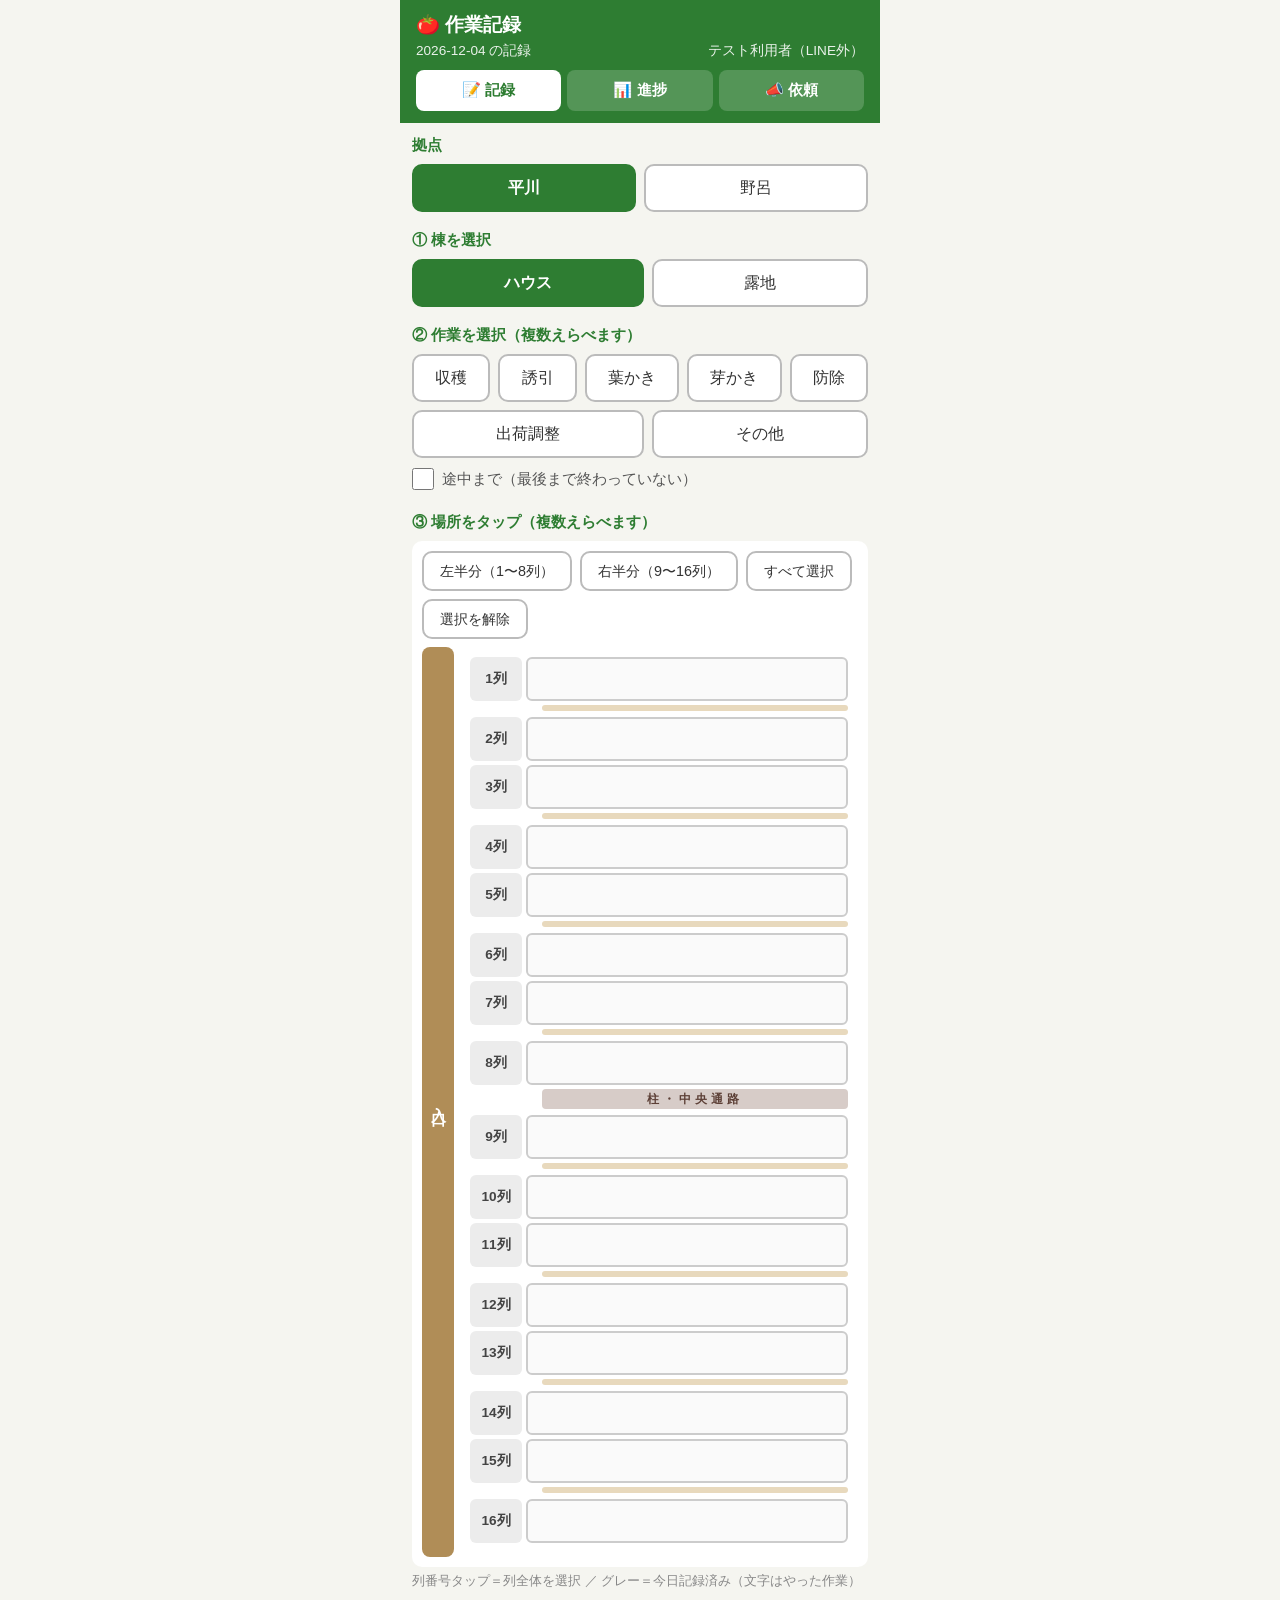
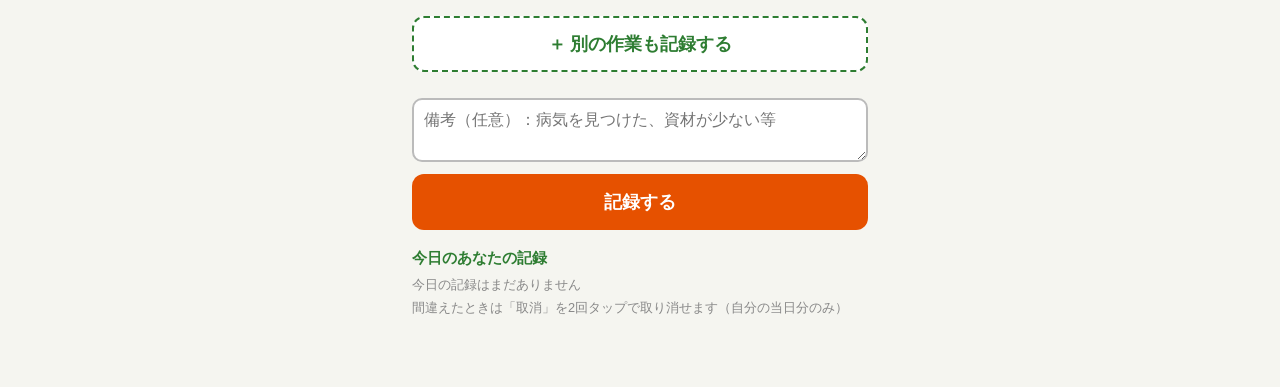
<file: frontend/index.html>
<!DOCTYPE html>
<html lang="ja">
<head>
<meta charset="UTF-8">
<meta name="viewport" content="width=device-width, initial-scale=1, maximum-scale=1, user-scalable=no">
<title>作業記録</title>
<link rel="stylesheet" href="styles.css?v=20260613g">
</head>
<body>
<header>
  <h1>🍅 作業記録</h1>
  <div class="header-sub">
    <span id="date-display"></span>
    <span id="user-info"></span>
  </div>
  <nav class="mode-nav">
    <a href="index.html" class="current">📝 記録</a>
    <a href="board.html">📊 進捗</a>
    <a href="shiji.html">📣 依頼</a>
  </nav>
</header>

<main>
  <section>
    <h2>拠点</h2>
    <div id="base-buttons" class="btn-row"></div>
  </section>

  <section>
    <h2>① 棟を選択</h2>
    <div id="building-buttons" class="btn-row"></div>
  </section>

  <section>
    <h2>② 作業を選択（複数えらべます）</h2>
    <div id="work-buttons" class="btn-row"></div>
    <textarea id="work-detail" placeholder="やった作業を記入" hidden></textarea>
    <label class="partial-toggle">
      <input type="checkbox" id="partial-check"> 途中まで（最後まで終わっていない）
    </label>
  </section>

  <section>
    <h2>③ 場所をタップ（複数えらべます）</h2>
    <div id="grid-area"></div>
    <p class="hint">列番号タップ＝列全体を選択 ／ グレー＝今日記録済み（文字はやった作業）</p>
  </section>

  <section>
    <button id="add-item" class="btn-secondary" type="button">＋ 別の作業も記録する</button>
    <div id="item-list"></div>
  </section>

  <section>
    <textarea id="note" placeholder="備考（任意）：病気を見つけた、資材が少ない等"></textarea>
    <button id="submit" class="btn-primary" type="button">記録する</button>
  </section>

  <section>
    <h2>今日のあなたの記録</h2>
    <div id="my-records"></div>
    <p class="hint">間違えたときは「取消」を2回タップで取り消せます（自分の当日分のみ）</p>
  </section>
</main>

<div id="toast" hidden></div>

<script src="https://static.line-scdn.net/liff/edge/2/sdk.js"></script>
<script src="config.js?v=20260613g"></script>
<script src="masters.js?v=20260613g"></script>
<script src="app.js?v=20260613g"></script>
</body>
</html>
</file>
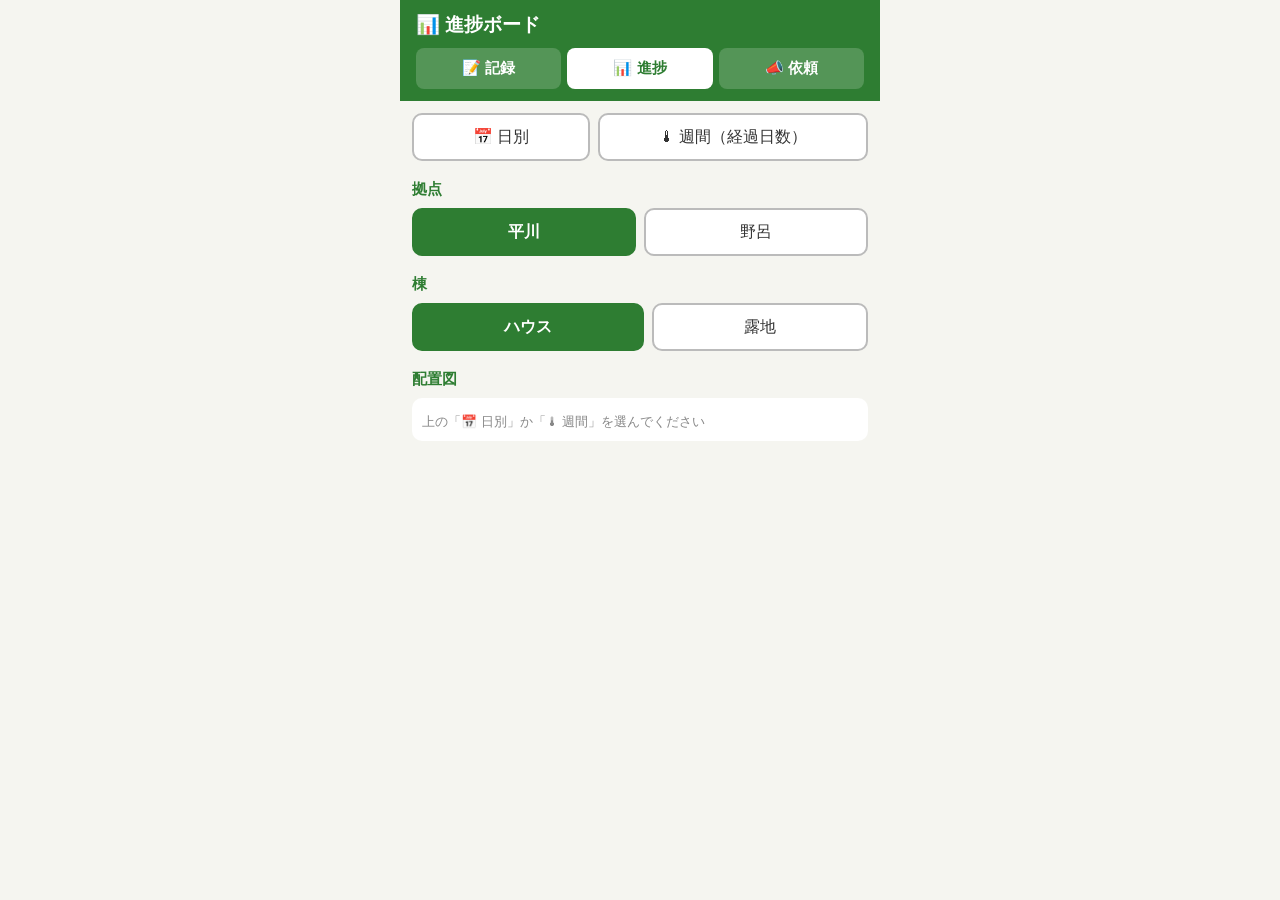
<file: frontend/board.html>
<!DOCTYPE html>
<html lang="ja">
<head>
<meta charset="UTF-8">
<meta name="viewport" content="width=device-width, initial-scale=1, maximum-scale=1, user-scalable=no">
<title>進捗ボード</title>
<link rel="stylesheet" href="styles.css?v=20260613g">
</head>
<body>
<header>
  <h1>📊 進捗ボード</h1>
  <nav class="mode-nav">
    <a href="index.html">📝 記録</a>
    <a href="board.html" class="current">📊 進捗</a>
    <a href="shiji.html">📣 依頼</a>
  </nav>
</header>

<main>
  <section>
    <div id="mode-buttons" class="btn-row"></div>
  </section>

  <section id="date-nav-sec">
    <div class="date-nav">
      <button id="prev-day" class="btn" type="button">◀ 前日</button>
      <input type="date" id="date-input">
      <button id="next-day" class="btn" type="button">翌日 ▶</button>
    </div>
  </section>

  <section>
    <h2>拠点</h2>
    <div id="base-buttons" class="btn-row"></div>
  </section>

  <section>
    <h2>棟</h2>
    <div id="building-buttons" class="btn-row"></div>
  </section>

  <section id="work-filter-sec">
    <h2 id="work-filter-title">作業でしぼる</h2>
    <div id="work-filter" class="btn-row"></div>
  </section>

  <section>
    <h2><span id="grid-title">配置図</span> <span id="grid-loading" class="loading-inline"></span></h2>
    <div id="grid-area"></div>
    <p class="hint" id="grid-hint"></p>
  </section>

  <section id="list-sec">
    <h2 id="list-title">記録一覧</h2>
    <div id="record-list"></div>
  </section>
</main>

<script src="config.js?v=20260613g"></script>
<script src="masters.js?v=20260613g"></script>
<script src="board.js?v=20260613g"></script>
</body>
</html>
</file>
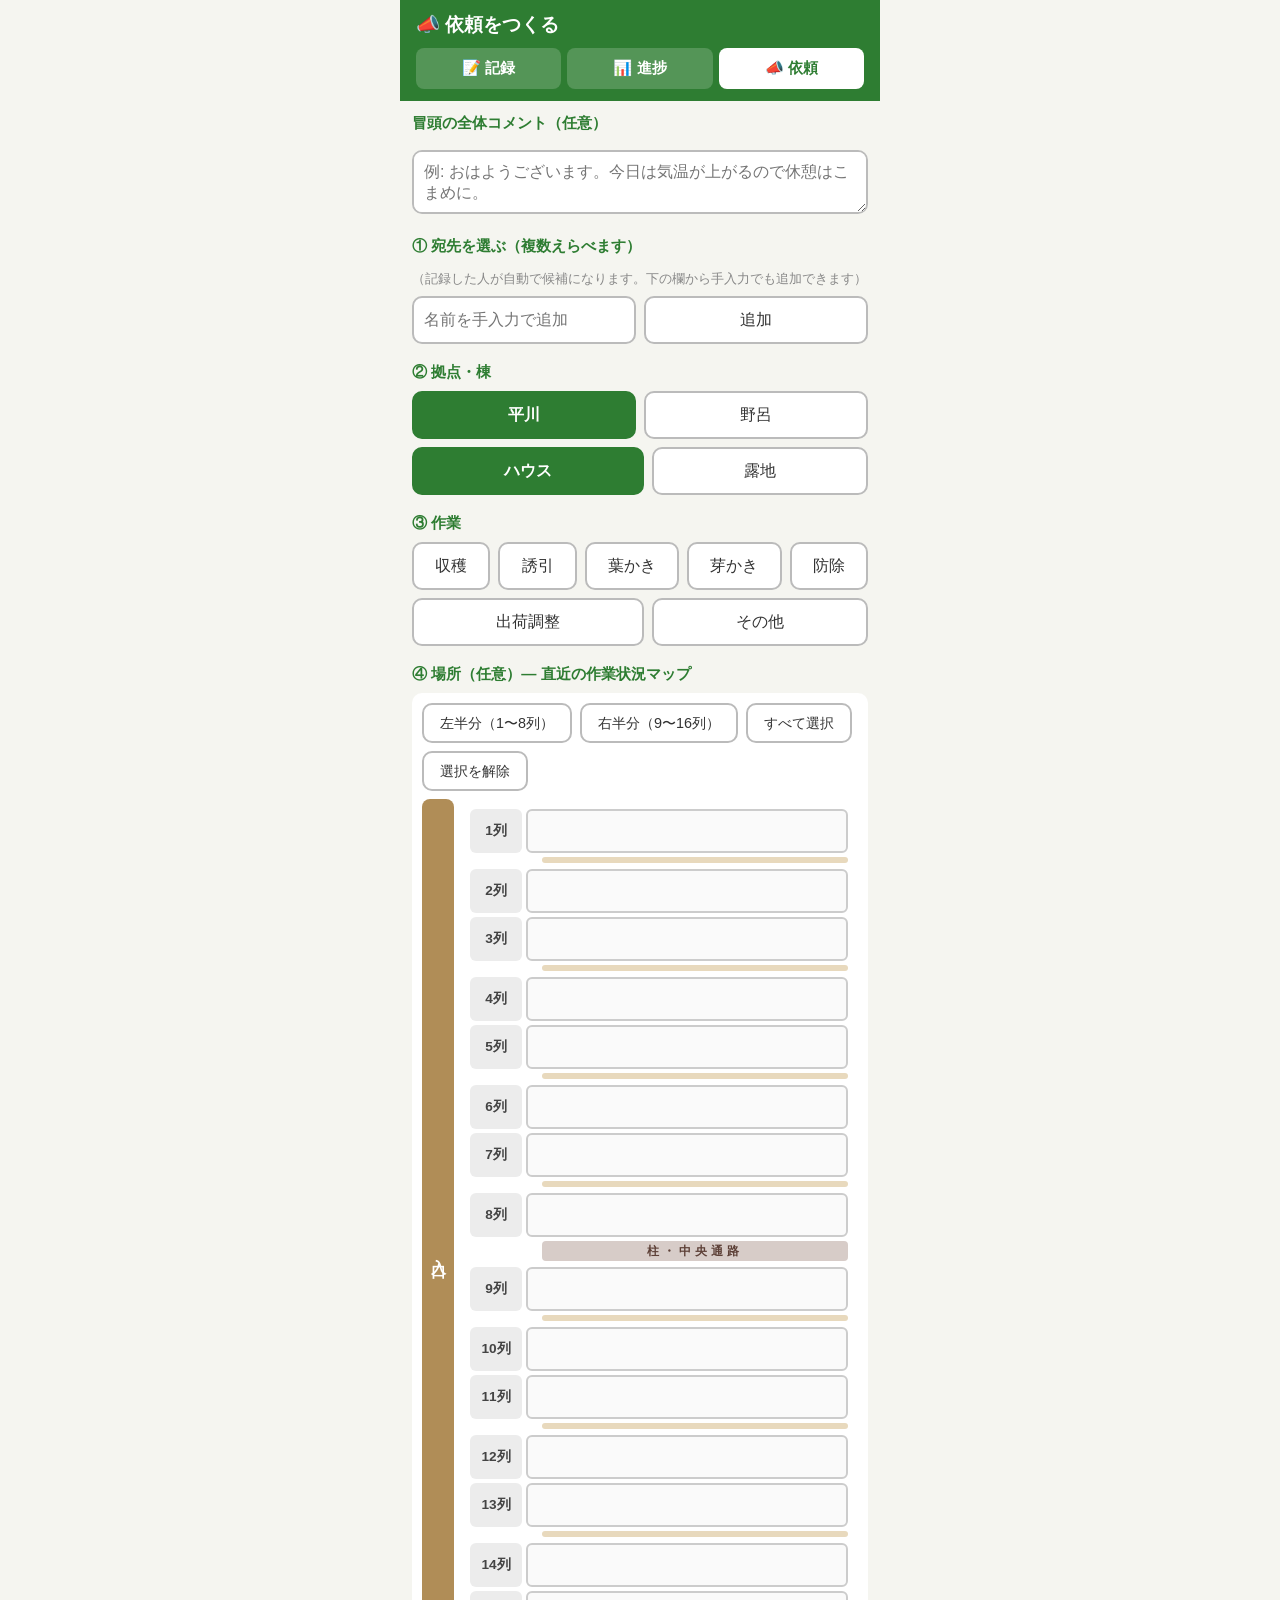
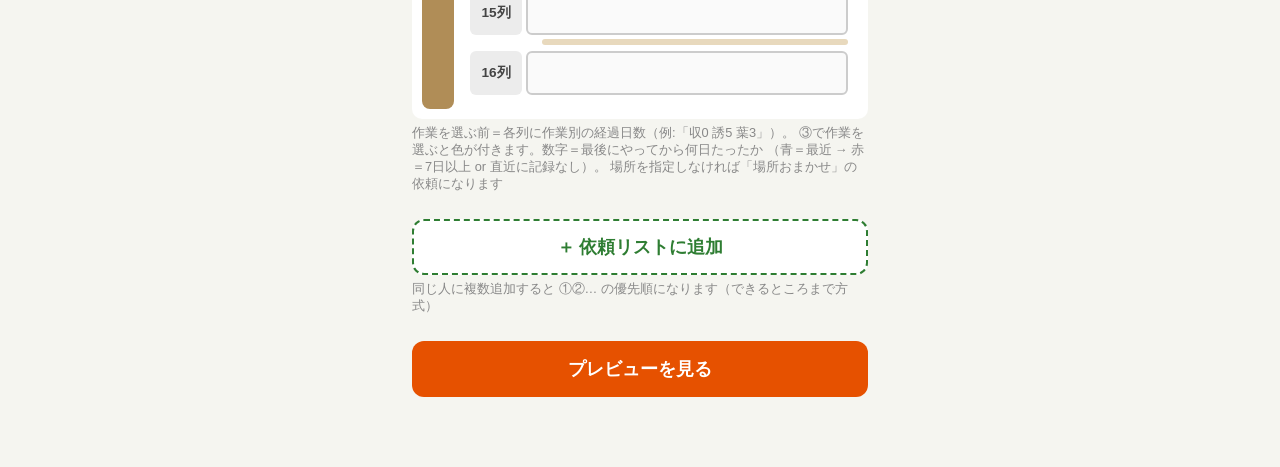
<file: frontend/shiji.html>
<!DOCTYPE html>
<html lang="ja">
<head>
<meta charset="UTF-8">
<meta name="viewport" content="width=device-width, initial-scale=1, maximum-scale=1, user-scalable=no">
<title>依頼をつくる</title>
<link rel="stylesheet" href="styles.css?v=20260613g">
</head>
<body>
<header>
  <h1>📣 依頼をつくる</h1>
  <nav class="mode-nav">
    <a href="index.html">📝 記録</a>
    <a href="board.html">📊 進捗</a>
    <a href="shiji.html" class="current">📣 依頼</a>
  </nav>
</header>

<main>
  <section>
    <h2>冒頭の全体コメント（任意）</h2>
    <textarea id="comment" placeholder="例: おはようございます。今日は気温が上がるので休憩はこまめに。"></textarea>
  </section>

  <section>
    <h2>① 宛先を選ぶ（複数えらべます）</h2>
    <div id="staff-buttons" class="btn-row"></div>
    <div class="manual-add">
      <input id="manual-name" placeholder="名前を手入力で追加">
      <button id="manual-add-btn" class="btn" type="button">追加</button>
    </div>
  </section>

  <section>
    <h2>② 拠点・棟</h2>
    <div id="base-buttons" class="btn-row"></div>
    <div id="building-buttons" class="btn-row" style="margin-top:8px"></div>
  </section>

  <section>
    <h2>③ 作業</h2>
    <div id="work-buttons" class="btn-row"></div>
    <textarea id="work-detail" placeholder="作業内容を記入" hidden></textarea>
  </section>

  <section>
    <h2>④ 場所（任意）— 直近の作業状況マップ</h2>
    <div id="grid-area"></div>
    <p class="hint">作業を選ぶ前＝各列に作業別の経過日数（例:「収0 誘5 葉3」）。
    ③で作業を選ぶと色が付きます。数字＝最後にやってから何日たったか
    （青＝最近 → 赤＝7日以上 or 直近に記録なし）。
    場所を指定しなければ「場所おまかせ」の依頼になります</p>
  </section>

  <section>
    <button id="add-task" class="btn-secondary" type="button">＋ 依頼リストに追加</button>
    <div id="block-list"></div>
    <p class="hint">同じ人に複数追加すると ①②… の優先順になります（できるところまで方式）</p>
  </section>

  <section>
    <button id="preview-btn" class="btn-primary" type="button">プレビューを見る</button>
    <pre id="preview" class="preview" hidden></pre>
    <button id="send-btn" class="btn-primary" type="button" hidden>📲 LINEに送信</button>
    <button id="copy-btn" class="btn-secondary" type="button" hidden>📋 文面をコピー</button>
    <button id="save-btn" class="btn-secondary" type="button" hidden>シートに保存のみ</button>
    <p id="quota-info" class="hint"></p>
  </section>
</main>

<div id="toast" hidden></div>

<script src="https://static.line-scdn.net/liff/edge/2/sdk.js"></script>
<script src="config.js?v=20260613g"></script>
<script src="masters.js?v=20260613g"></script>
<script src="shiji.js?v=20260613g"></script>
</body>
</html>
</file>
<file: frontend/styles.css>
* { box-sizing: border-box; margin: 0; padding: 0; }

body {
  font-family: "Hiragino Sans", "Yu Gothic UI", "Meiryo", sans-serif;
  background: #f5f5f0;
  color: #333;
  max-width: 480px;
  margin: 0 auto;
  padding-bottom: 40px;
}

header {
  background: #2e7d32;
  color: #fff;
  padding: 12px 16px;
}
header h1 { font-size: 1.2rem; }
.header-sub {
  display: flex;
  justify-content: space-between;
  font-size: 0.85rem;
  margin-top: 4px;
  opacity: 0.9;
}

main { padding: 12px; }

section { margin-bottom: 18px; }

h2 {
  font-size: 0.95rem;
  margin-bottom: 8px;
  color: #2e7d32;
}

.btn-row {
  display: flex;
  flex-wrap: wrap;
  gap: 8px;
}

.btn {
  min-height: 48px;
  padding: 8px 16px;
  font-size: 1rem;
  border: 2px solid #bbb;
  border-radius: 10px;
  background: #fff;
  color: #333;
  cursor: pointer;
  flex: 1 1 auto;
}
.btn.active {
  background: #2e7d32;
  border-color: #2e7d32;
  color: #fff;
  font-weight: bold;
}

/* 配置図グリッド */
#grid-area {
  background: #fff;
  border-radius: 10px;
  padding: 10px;
  overflow-x: auto;
}
.grid-inner {
  width: max-content;
  min-width: 100%;
}
.grid-flex {
  display: flex;
  gap: 3px;
  align-items: stretch;
}
.grid-col {
  display: flex;
  flex-direction: column;
  gap: 4px;
  flex: 1 0 26px;
  min-width: 26px;
}
.label-col {
  flex: 0 0 40px;
  min-width: 40px;
  position: sticky;
  left: 0;
  background: #fff;
  z-index: 1;
}
.col-num {
  text-align: center;
  font-size: 0.7rem;
  color: #888;
  height: 16px;
  line-height: 16px;
}
.row-label {
  display: flex;
  align-items: center;
  justify-content: center;
  font-size: 0.85rem;
  font-weight: bold;
  color: #555;
  height: 60px;
}
.cell {
  height: 60px;
  border: 2px solid #ccc;
  border-radius: 6px;
  background: #fafafa;
  cursor: pointer;
  padding: 0;
  /* 記録済みマスに表示する作業の頭文字（縦並び） */
  font-size: 11px;
  font-weight: bold;
  line-height: 1.15;
  color: #1a1a1a;
  white-space: pre-line;
  overflow: hidden;
}
.cell.selected {
  color: #fff;
}
/* 通路: 列の間の細い帯 */
.aisle-v {
  flex: 0 0 7px;
  background: #e8d9bd;
  border-radius: 3px;
  margin-top: 16px;
}
/* 進捗ボード用: 配置図の上下圧縮表示（約50%） */
.compact .bar-row {
  margin-bottom: 2px;
  gap: 3px;
}
.compact .bar-cell {
  min-height: 22px;
  font-size: 10px;
}
.compact .bar-label {
  font-size: 0.72rem;
}
.compact .aisle-h {
  height: 4px;
  margin: 1px 0 3px 72px;
}
.compact .center-aisle {
  height: 14px;
  font-size: 0.7rem;
  letter-spacing: 2px;
  margin: 1px 0 3px 72px;
}

/* 依頼画面: 棟の作業状況サマリ */
.status-summary {
  display: flex;
  flex-wrap: wrap;
  gap: 6px;
  margin-top: 10px;
}
.status-chip {
  border: none;
  background: #e3efe3;
  color: #2e7d32;
  border-radius: 16px;
  padding: 8px 14px;
  font-size: 0.88rem;
  font-weight: bold;
  cursor: pointer;
}
.status-chip.warn {
  background: #fff3cd;
  color: #8a6d00;
}
.status-chip.stale {
  background: #fde0dc;
  color: #b71c1c;
}

/* 見出し横の読み込み中表示 */
.loading-inline {
  font-size: 0.8rem;
  font-weight: normal;
  color: #888;
}

/* モード切替ナビ（3画面共通・同じ並び） */
.mode-nav {
  display: flex;
  gap: 6px;
  margin-top: 10px;
}
.mode-nav a {
  flex: 1;
  text-align: center;
  padding: 10px 0;
  border-radius: 8px;
  background: rgba(255, 255, 255, 0.18);
  color: #fff;
  text-decoration: none;
  font-weight: bold;
  font-size: 0.95rem;
}
.mode-nav a.current {
  background: #fff;
  color: #2e7d32;
}

/* 進捗ボード用 */
.header-link {
  color: #fff;
  text-decoration: none;
  font-weight: bold;
}
.date-nav {
  display: flex;
  gap: 8px;
}
.date-nav .btn {
  flex: 0 0 auto;
}
.date-nav input[type="date"] {
  flex: 1;
  min-height: 48px;
  border: 2px solid #bbb;
  border-radius: 10px;
  padding: 0 8px;
  font-size: 1rem;
  font-family: inherit;
  background: #fff;
}
.cell.filled {
  background: #2e7d32;
  border-color: #1b5e20;
  color: #fff;
}
.recorder-head {
  font-weight: bold;
  color: #2e7d32;
  margin: 12px 0 4px;
}
.note-item {
  background: #fffde7;
}

/* 指示作成画面用 */
.manual-add {
  display: flex;
  gap: 8px;
  margin-top: 8px;
}
.manual-add input {
  flex: 1;
  min-height: 48px;
  border: 2px solid #bbb;
  border-radius: 10px;
  padding: 0 10px;
  font-size: 1rem;
  font-family: inherit;
}
.preview {
  background: #fff;
  border: 2px solid #ccc;
  border-radius: 10px;
  padding: 12px;
  white-space: pre-wrap;
  font-family: inherit;
  font-size: 0.95rem;
  margin-top: 10px;
}
.block-card {
  background: #fff;
  border: 1px solid #ddd;
  border-radius: 10px;
  padding: 10px 12px;
  margin-top: 10px;
}
.block-head {
  display: flex;
  justify-content: space-between;
  align-items: center;
  font-weight: bold;
  color: #2e7d32;
}
.block-card .del {
  border: none;
  background: #eee;
  border-radius: 8px;
  padding: 8px 12px;
  cursor: pointer;
  color: #c62828;
  font-weight: bold;
}
.task-line {
  display: flex;
  justify-content: space-between;
  align-items: center;
  padding: 8px 0;
  border-bottom: 1px dashed #eee;
}

/* ===== 配置図（横長バー方式・入口が左） ===== */
.bulk-row {
  margin-bottom: 8px;
}
.bulk-row .btn {
  flex: 0 1 auto;
  min-height: 40px;
  font-size: 0.9rem;
}
/* 配置図の左端、上から下まで通しの「入口」ブロック */
.bar-wrap {
  display: flex;
  gap: 6px;
  align-items: stretch;
}
.bar-wrap .bar-grid {
  flex: 1;
}
.entrance-block {
  flex: 0 0 32px;
  display: flex;
  align-items: center;
  justify-content: center;
  writing-mode: vertical-rl;
  letter-spacing: 8px;
  background: #b08d57;
  color: #fff;
  font-weight: bold;
  font-size: 0.95rem;
  border-radius: 8px;
}
.bar-grid {
  background: #fff;
  border-radius: 10px;
  padding: 10px;
}
.bar-row {
  display: flex;
  gap: 4px;
  margin-bottom: 4px;
  align-items: stretch;
}
.bar-head {
  margin-bottom: 2px;
}
.bar-htxt {
  flex: 1 1 0;
  text-align: center;
  font-size: 0.8rem;
  color: #888;
}
.bar-label-blank {
  flex: 0 0 52px;
}
.bar-label {
  flex: 0 0 52px;
  display: flex;
  align-items: center;
  justify-content: center;
  font-size: 0.85rem;
  font-weight: bold;
  color: #444;
  background: #ececec;
  border: none;
  border-radius: 6px;
  cursor: pointer;
  padding: 0;
}
.bar-cell {
  flex: 1 1 0;
  min-height: 44px;
  border: 2px solid #ccc;
  border-radius: 6px;
  background: #fafafa;
  cursor: pointer;
  padding: 0;
  font-size: 11px;
  font-weight: bold;
  color: #1a1a1a;
  /* 文字はマスの中心に表示（手前/奥ラベルは上、内容は下） */
  display: flex;
  flex-direction: column;
  align-items: center;
  justify-content: center;
  text-align: center;
}
.cell-pos {
  font-size: 9px;
  font-weight: normal;
  opacity: 0.65;
  line-height: 1.1;
}
.cell-body {
  line-height: 1.1;
}
.bar-cell.done {
  background: #c5c5c5;
  border-color: #aaa;
}
.bar-cell.filled {
  background: #2e7d32;
  border-color: #1b5e20;
  color: #fff;
}
/* 途中まで＝斜線（地色の上に重ねる） */
.bar-cell.partial {
  background-image: repeating-linear-gradient(45deg, rgba(0, 0, 0, 0.22) 0 5px, transparent 5px 10px);
}

/* 「途中まで」チェック */
.partial-toggle {
  display: inline-flex;
  align-items: center;
  gap: 8px;
  margin-top: 10px;
  font-size: 0.95rem;
  color: #555;
}
.partial-toggle input {
  width: 22px;
  height: 22px;
}
/* 通路（列の間の横帯） */
.aisle-h {
  height: 6px;
  background: #e8d9bd;
  border-radius: 3px;
  margin: 2px 0 6px 72px;
}
/* 中央の柱＋通路（左右一括選択の境界） */
.center-aisle {
  height: 20px;
  display: flex;
  align-items: center;
  justify-content: center;
  background: #d7ccc8;
  color: #5d4037;
  font-size: 0.75rem;
  font-weight: bold;
  letter-spacing: 4px;
  border-radius: 4px;
  margin: 2px 0 6px 72px;
}

/* 作業状況ヒートマップ（最後にやってからの日数・薄い青→赤の8段階） */
.bar-cell.age0 { background: #d6eaf8; border-color: #aed6f1; }
.bar-cell.age1 { background: #aed6f1; border-color: #85c1e9; }
.bar-cell.age2 { background: #a9dfbf; border-color: #7dcea0; }
.bar-cell.age3 { background: #f9e79f; border-color: #f7dc6f; }
.bar-cell.age4 { background: #f8c471; border-color: #f5b041; }
.bar-cell.age5 { background: #e59866; border-color: #dc7633; }
.bar-cell.age6 { background: #ec7063; border-color: #e74c3c; }
.bar-cell.age7 { background: #c0392b; border-color: #a93226; color: #fff; }
/* 選択中の見た目はヒートマップ色より優先する */
.bar-cell.selected {
  background: #2e7d32;
  border-color: #1b5e20;
  color: #fff;
  outline: 2px solid #fff;
  outline-offset: -5px;
}

.entrance {
  text-align: center;
  /* 左端のラベル列の分だけ右に寄せて、マスの並びの中央に合わせる */
  padding-left: 43px;
  color: #b08d57;
  font-size: 0.85rem;
  font-weight: bold;
  margin-top: 8px;
}
/* ラベル列なし（位置区分を使わない）場合は補正不要 */
.grid-inner.no-labels .entrance {
  padding-left: 0;
}
.cell.done {
  background: #c5c5c5;
  border-color: #aaa;
}
.cell.selected {
  background: #2e7d32;
  border-color: #1b5e20;
}
.cell.done.selected {
  background: #2e7d32;
  border-color: #1b5e20;
  outline: 2px dashed #fff;
  outline-offset: -5px;
}

.hint {
  font-size: 0.8rem;
  color: #888;
  margin-top: 6px;
}

textarea {
  width: 100%;
  min-height: 64px;
  margin-top: 8px;
  padding: 10px;
  font-size: 1rem;
  border: 2px solid #bbb;
  border-radius: 10px;
  font-family: inherit;
}

.btn-primary, .btn-secondary {
  width: 100%;
  min-height: 56px;
  font-size: 1.1rem;
  font-weight: bold;
  border-radius: 12px;
  cursor: pointer;
  margin-top: 8px;
}
.btn-primary {
  background: #e65100;
  color: #fff;
  border: none;
}
.btn-secondary {
  background: #fff;
  color: #2e7d32;
  border: 2px dashed #2e7d32;
}

/* 追加済み作業リスト */
#item-list { margin-top: 10px; }
.item {
  display: flex;
  align-items: center;
  justify-content: space-between;
  background: #fff;
  border: 1px solid #ddd;
  border-radius: 10px;
  padding: 10px 12px;
  margin-bottom: 6px;
  font-size: 0.92rem;
}
.item .del {
  flex: 0 0 auto;
  margin-left: 8px;
  border: none;
  background: #eee;
  border-radius: 8px;
  padding: 8px 12px;
  cursor: pointer;
  color: #c62828;
  font-weight: bold;
}

#toast {
  position: fixed;
  left: 50%;
  bottom: 24px;
  transform: translateX(-50%);
  background: #333;
  color: #fff;
  padding: 12px 20px;
  border-radius: 24px;
  font-size: 0.95rem;
  white-space: nowrap;
  z-index: 10;
}
</file>
